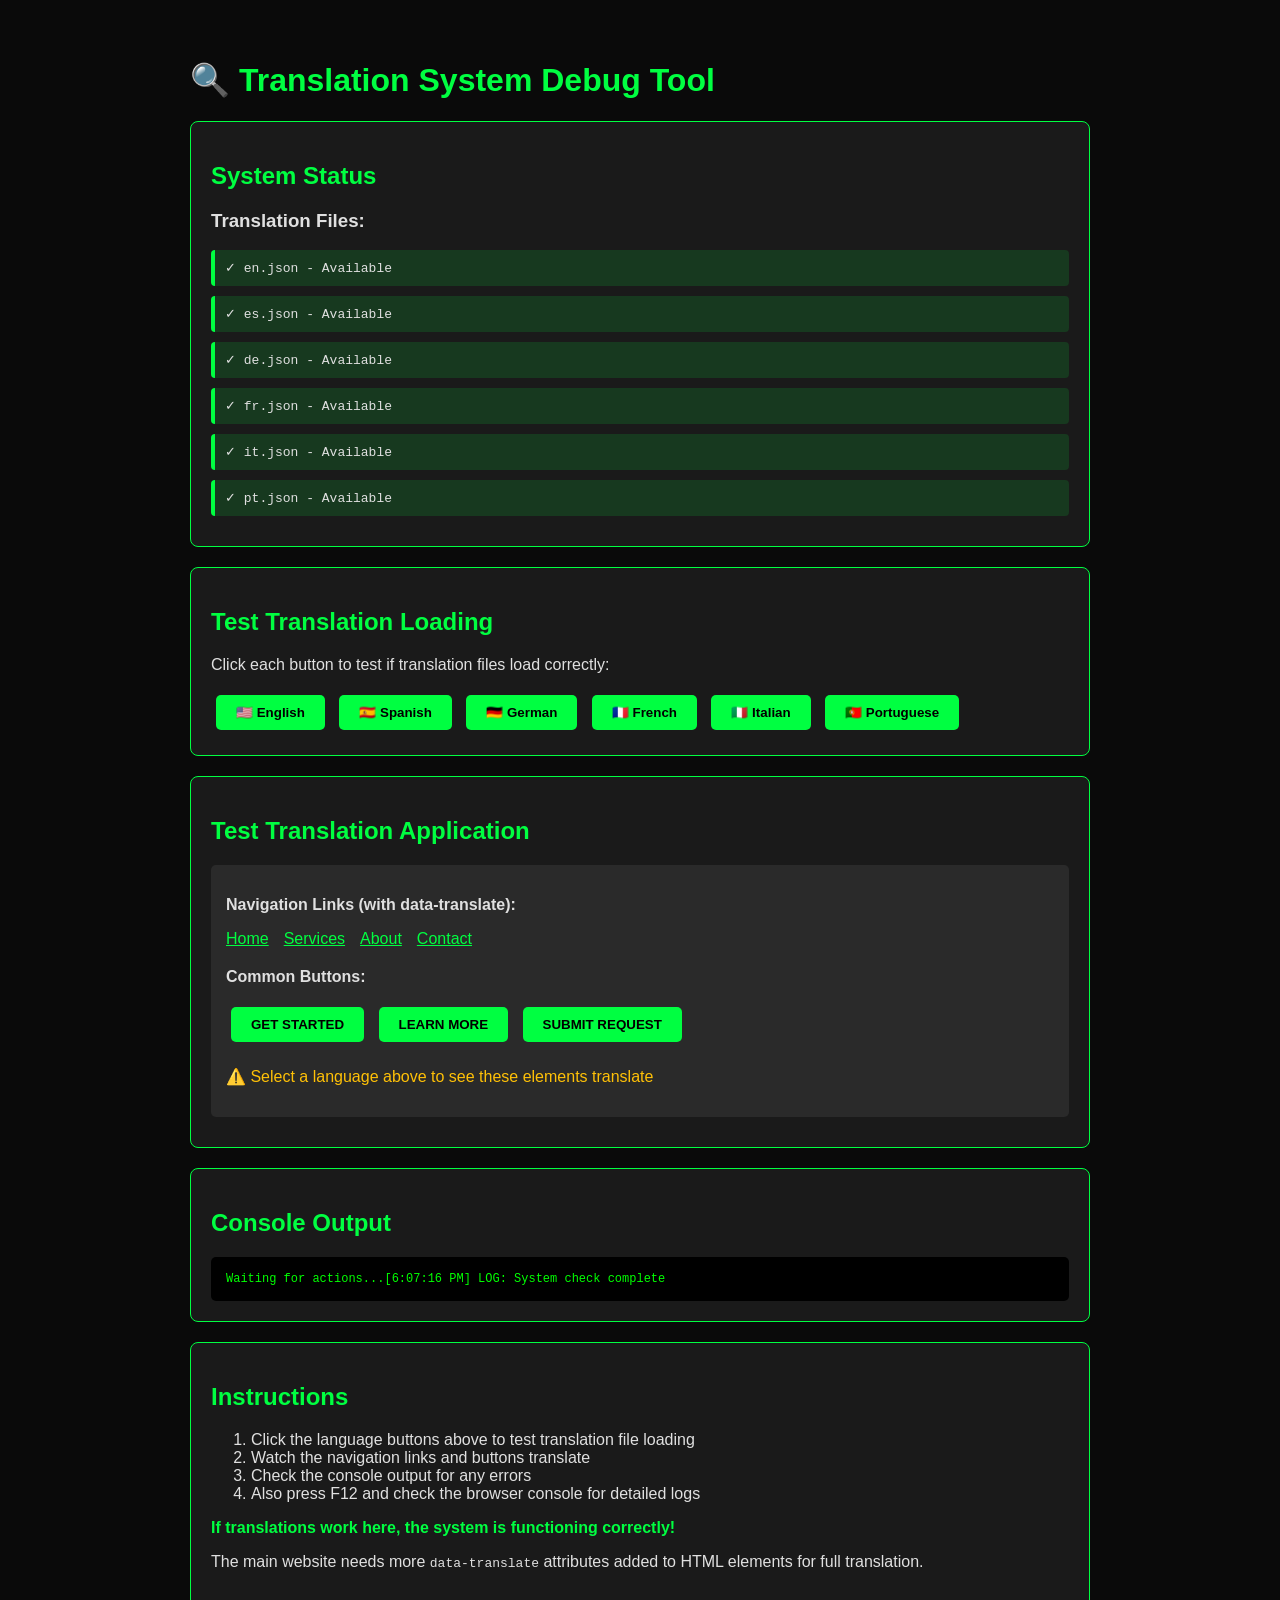
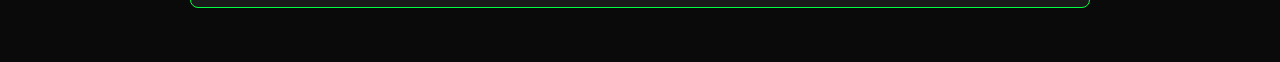
<file: debug-translation.html>
<!DOCTYPE html>
<html lang="en">
<head>
    <meta charset="UTF-8">
    <meta name="viewport" content="width=device-width, initial-scale=1.0">
    <title>Translation System Debug</title>
    <style>
        body {
            font-family: Arial, sans-serif;
            max-width: 900px;
            margin: 20px auto;
            padding: 20px;
            background: #0a0a0a;
            color: #e0e0e0;
        }
        .section {
            background: #1a1a1a;
            padding: 20px;
            margin: 20px 0;
            border-radius: 8px;
            border: 1px solid #00ff41;
        }
        h1, h2 {
            color: #00ff41;
        }
        .status {
            padding: 10px;
            margin: 10px 0;
            border-radius: 4px;
            font-family: monospace;
        }
        .success { background: #00ff4122; border-left: 4px solid #00ff41; }
        .error { background: #ff073a22; border-left: 4px solid #ff073a; }
        .info { background: #00d4ff22; border-left: 4px solid #00d4ff; }
        button {
            background: #00ff41;
            color: #000;
            border: none;
            padding: 10px 20px;
            margin: 5px;
            border-radius: 5px;
            cursor: pointer;
            font-weight: bold;
        }
        button:hover { background: #00d43b; }
        #console-output {
            background: #000;
            color: #0f0;
            padding: 15px;
            border-radius: 5px;
            font-family: 'Courier New', monospace;
            font-size: 12px;
            max-height: 400px;
            overflow-y: auto;
            white-space: pre-wrap;
        }
        .test-content {
            padding: 15px;
            background: #2a2a2a;
            margin: 10px 0;
            border-radius: 5px;
        }
    </style>
</head>
<body>
    <h1>🔍 Translation System Debug Tool</h1>
    
    <div class="section">
        <h2>System Status</h2>
        <div id="system-status">
            <div class="status info">Checking system...</div>
        </div>
    </div>

    <div class="section">
        <h2>Test Translation Loading</h2>
        <p>Click each button to test if translation files load correctly:</p>
        <button onclick="testLanguage('en')">🇺🇸 English</button>
        <button onclick="testLanguage('es')">🇪🇸 Spanish</button>
        <button onclick="testLanguage('de')">🇩🇪 German</button>
        <button onclick="testLanguage('fr')">🇫🇷 French</button>
        <button onclick="testLanguage('it')">🇮🇹 Italian</button>
        <button onclick="testLanguage('pt')">🇵🇹 Portuguese</button>
        <div id="load-results"></div>
    </div>

    <div class="section">
        <h2>Test Translation Application</h2>
        <div class="test-content">
            <p><strong>Navigation Links (with data-translate):</strong></p>
            <nav style="display: flex; gap: 15px; margin: 10px 0;">
                <a href="#" data-translate="nav.home" style="color: #00ff41;">Home</a>
                <a href="#" data-translate="nav.services" style="color: #00ff41;">Services</a>
                <a href="#" data-translate="nav.about" style="color: #00ff41;">About</a>
                <a href="#" data-translate="nav.contact" style="color: #00ff41;">Contact</a>
            </nav>
            
            <p style="margin-top: 20px;"><strong>Common Buttons:</strong></p>
            <button>GET STARTED</button>
            <button>LEARN MORE</button>
            <button>SUBMIT REQUEST</button>
            
            <p style="margin-top: 20px; color: #ffc107;">
                ⚠️ Select a language above to see these elements translate
            </p>
        </div>
    </div>

    <div class="section">
        <h2>Console Output</h2>
        <div id="console-output">Waiting for actions...</div>
    </div>

    <div class="section">
        <h2>Instructions</h2>
        <ol>
            <li>Click the language buttons above to test translation file loading</li>
            <li>Watch the navigation links and buttons translate</li>
            <li>Check the console output for any errors</li>
            <li>Also press F12 and check the browser console for detailed logs</li>
        </ol>
        <p><strong style="color: #00ff41;">If translations work here, the system is functioning correctly!</strong></p>
        <p>The main website needs more <code>data-translate</code> attributes added to HTML elements for full translation.</p>
    </div>

    <script>
        // Intercept console logs
        const consoleOutput = document.getElementById('console-output');
        const originalLog = console.log;
        const originalError = console.error;
        
        function addToConsole(type, ...args) {
            const timestamp = new Date().toLocaleTimeString();
            const message = args.map(arg => 
                typeof arg === 'object' ? JSON.stringify(arg, null, 2) : String(arg)
            ).join(' ');
            consoleOutput.textContent += `[${timestamp}] ${type}: ${message}\n`;
            consoleOutput.scrollTop = consoleOutput.scrollHeight;
        }
        
        console.log = function(...args) {
            originalLog.apply(console, args);
            addToConsole('LOG', ...args);
        };
        
        console.error = function(...args) {
            originalError.apply(console, args);
            addToConsole('ERROR', ...args);
        };

        // Mini translation engine for testing
        const translations = {};
        
        async function testLanguage(langCode) {
            const resultsDiv = document.getElementById('load-results');
            resultsDiv.innerHTML = `<div class="status info">Loading ${langCode}...</div>`;
            
            try {
                // Try absolute path first
                let response = await fetch(`/translations/${langCode}.json`);
                
                if (!response.ok) {
                    console.log(`Trying relative path for ${langCode}`);
                    response = await fetch(`translations/${langCode}.json`);
                }
                
                if (response.ok) {
                    translations[langCode] = await response.json();
                    console.log(`✓ Successfully loaded ${langCode} translations`);
                    resultsDiv.innerHTML = `<div class="status success">✓ ${langCode}.json loaded successfully!</div>`;
                    
                    // Apply translations
                    applyTranslations(translations[langCode]);
                } else {
                    throw new Error(`HTTP ${response.status}: ${response.statusText}`);
                }
            } catch (error) {
                console.error(`✗ Failed to load ${langCode}:`, error.message);
                resultsDiv.innerHTML = `<div class="status error">✗ Failed to load ${langCode}: ${error.message}</div>`;
            }
        }
        
        function applyTranslations(trans) {
            console.log('Applying translations...');
            
            // Translate elements with data-translate attribute
            const elements = document.querySelectorAll('[data-translate]');
            console.log(`Found ${elements.length} elements with data-translate`);
            
            elements.forEach(el => {
                const key = el.getAttribute('data-translate');
                const keys = key.split('.');
                let value = trans;
                
                for (const k of keys) {
                    value = value ? value[k] : undefined;
                }
                
                if (value) {
                    el.textContent = value;
                    console.log(`Translated ${key} to: ${value}`);
                }
            });
            
            // Auto-translate common buttons
            const buttons = document.querySelectorAll('button');
            buttons.forEach(btn => {
                const text = btn.textContent.trim().toUpperCase();
                if (text === 'GET STARTED' && trans.hero?.getStarted) {
                    btn.textContent = trans.hero.getStarted;
                } else if (text === 'LEARN MORE' && trans.hero?.learnMore) {
                    btn.textContent = trans.hero.learnMore;
                } else if (text === 'SUBMIT REQUEST' && trans.contact?.submit) {
                    btn.textContent = trans.contact.submit;
                }
            });
            
            console.log('Translations applied!');
        }
        
        // Check system status
        window.addEventListener('load', async () => {
            const statusDiv = document.getElementById('system-status');
            let html = '';
            
            // Check if translation files exist
            const languages = ['en', 'es', 'de', 'fr', 'it', 'pt'];
            html += '<h3>Translation Files:</h3>';
            
            for (const lang of languages) {
                try {
                    let response = await fetch(`/translations/${lang}.json`);
                    if (!response.ok) {
                        response = await fetch(`translations/${lang}.json`);
                    }
                    
                    if (response.ok) {
                        html += `<div class="status success">✓ ${lang}.json - Available</div>`;
                    } else {
                        html += `<div class="status error">✗ ${lang}.json - Not found (HTTP ${response.status})</div>`;
                    }
                } catch (error) {
                    html += `<div class="status error">✗ ${lang}.json - Error: ${error.message}</div>`;
                }
            }
            
            statusDiv.innerHTML = html;
            console.log('System check complete');
        });
    </script>
</body>
</html>
</file>
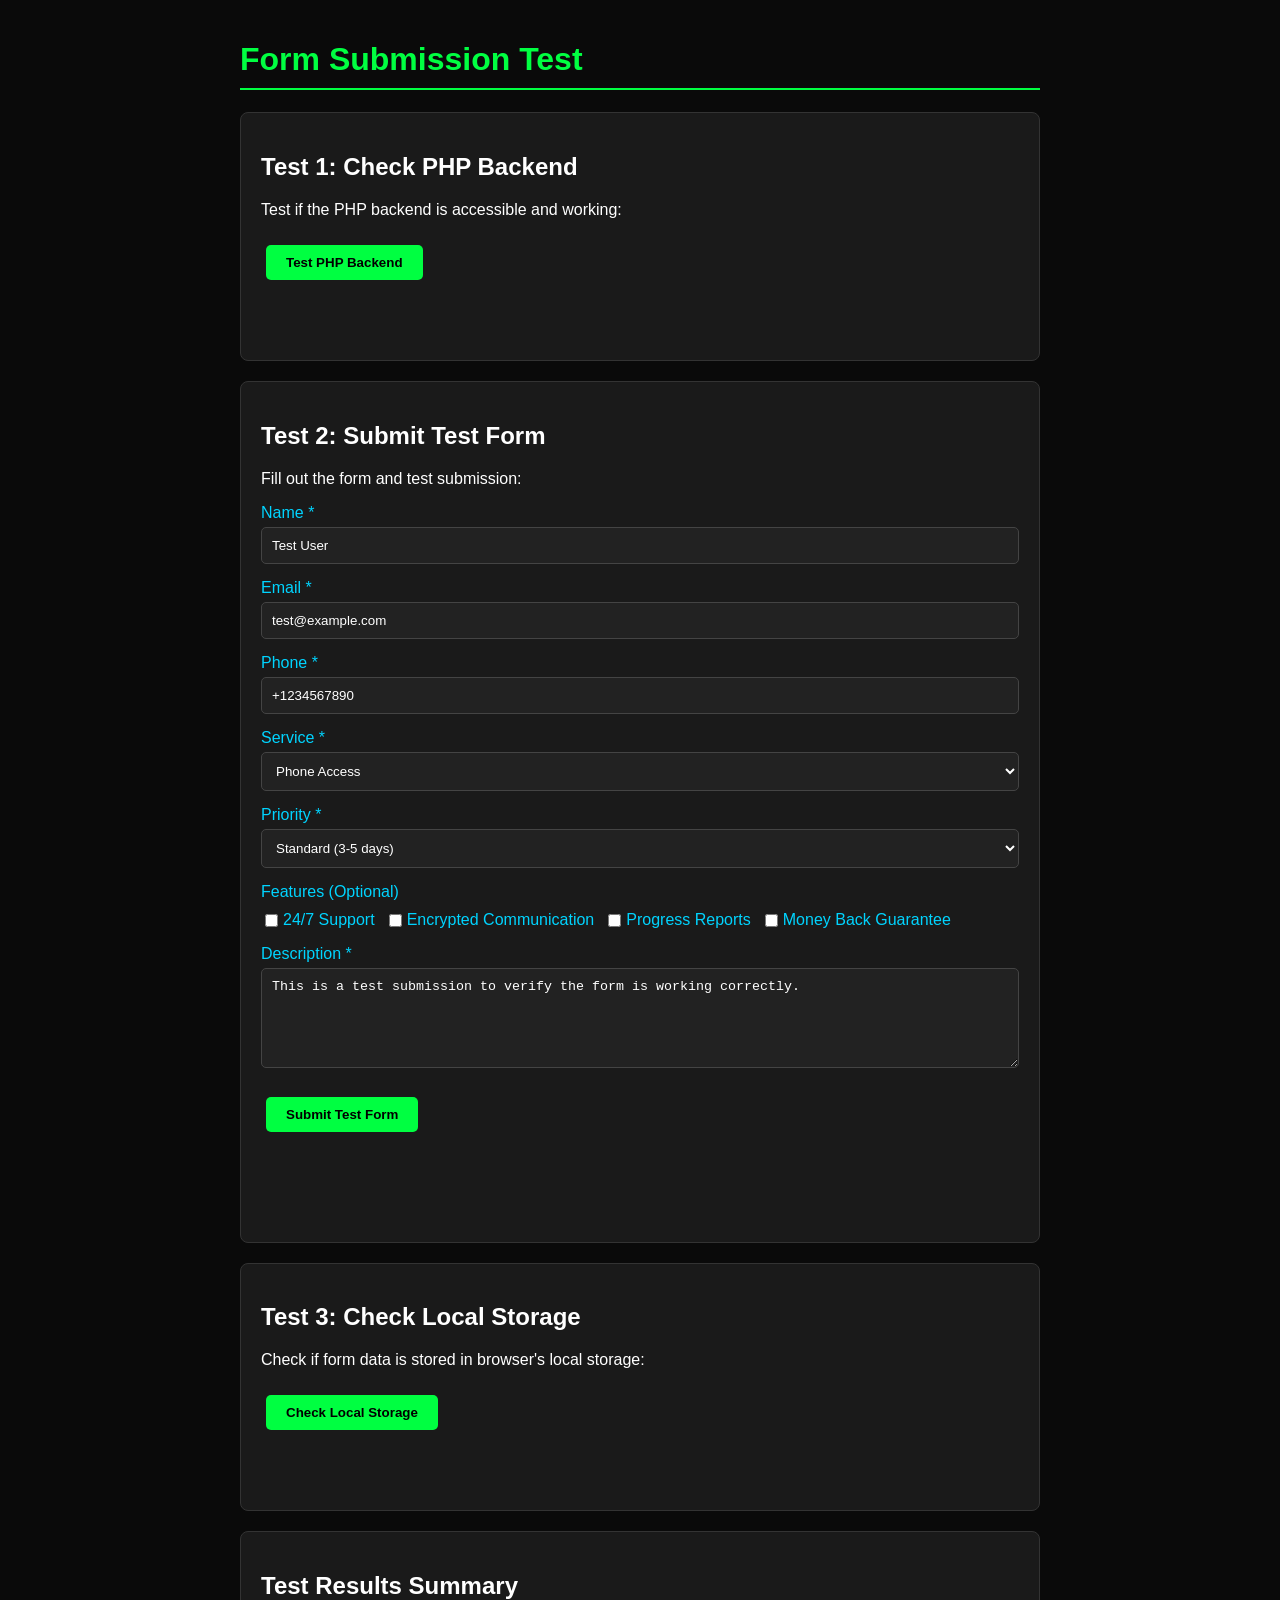
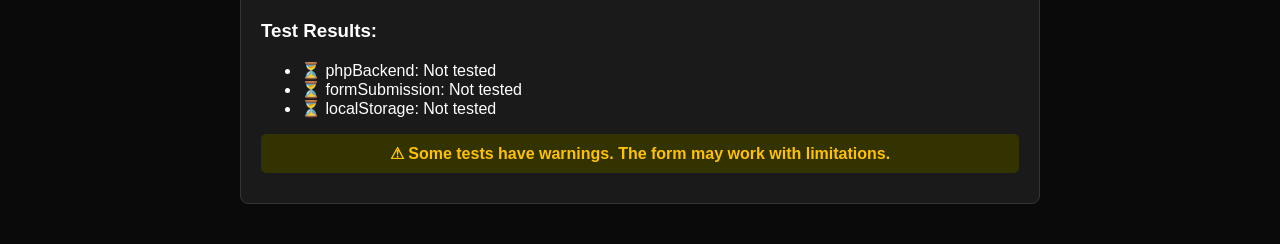
<file: test-form-submission.html>
<!DOCTYPE html>
<html lang="en">
<head>
    <meta charset="UTF-8">
    <meta name="viewport" content="width=device-width, initial-scale=1.0">
    <title>Test Form Submission - Private Hackers</title>
    <style>
        body {
            font-family: Arial, sans-serif;
            background: #0a0a0a;
            color: #fff;
            padding: 20px;
            max-width: 800px;
            margin: 0 auto;
        }
        h1 {
            color: #00ff41;
            border-bottom: 2px solid #00ff41;
            padding-bottom: 10px;
        }
        .test-section {
            background: #1a1a1a;
            padding: 20px;
            margin: 20px 0;
            border-radius: 8px;
            border: 1px solid #333;
        }
        .test-result {
            padding: 15px;
            margin: 10px 0;
            border-radius: 5px;
            font-family: monospace;
            white-space: pre-wrap;
            overflow-x: auto;
        }
        .success {
            background: #003300;
            border: 1px solid #00ff41;
            color: #00ff41;
        }
        .error {
            background: #330000;
            border: 1px solid #ff073a;
            color: #ff073a;
        }
        .warning {
            background: #333300;
            border: 1px solid #ffc107;
            color: #ffc107;
        }
        button {
            background: #00ff41;
            color: #000;
            border: none;
            padding: 10px 20px;
            border-radius: 5px;
            cursor: pointer;
            font-weight: bold;
            margin: 10px 5px;
        }
        button:hover {
            background: #00cc33;
        }
        button:disabled {
            background: #666;
            cursor: not-allowed;
        }
        .form-group {
            margin: 15px 0;
        }
        label {
            display: block;
            margin-bottom: 5px;
            color: #00d4ff;
        }
        input, select, textarea {
            width: 100%;
            padding: 10px;
            background: #222;
            border: 1px solid #444;
            color: #fff;
            border-radius: 5px;
            box-sizing: border-box;
        }
        textarea {
            height: 100px;
            resize: vertical;
        }
        .checkbox-group {
            display: flex;
            flex-wrap: wrap;
            gap: 10px;
            margin: 10px 0;
        }
        .checkbox-group label {
            display: flex;
            align-items: center;
            margin: 0;
        }
        .checkbox-group input {
            width: auto;
            margin-right: 5px;
        }
        .status {
            padding: 10px;
            margin: 10px 0;
            border-radius: 5px;
            text-align: center;
            font-weight: bold;
        }
        .status-success {
            background: #003300;
            color: #00ff41;
        }
        .status-error {
            background: #330000;
            color: #ff073a;
        }
        .status-warning {
            background: #333300;
            color: #ffc107;
        }
    </style>
</head>
<body>
    <h1>Form Submission Test</h1>
    
    <div class="test-section">
        <h2>Test 1: Check PHP Backend</h2>
        <p>Test if the PHP backend is accessible and working:</p>
        <button id="test-php-btn">Test PHP Backend</button>
        <div id="php-result" class="test-result"></div>
    </div>
    
    <div class="test-section">
        <h2>Test 2: Submit Test Form</h2>
        <p>Fill out the form and test submission:</p>
        
        <form id="test-form">
            <div class="form-group">
                <label for="name">Name *</label>
                <input type="text" id="name" name="name" value="Test User" required>
            </div>
            
            <div class="form-group">
                <label for="email">Email *</label>
                <input type="email" id="email" name="email" value="test@example.com" required>
            </div>
            
            <div class="form-group">
                <label for="phone">Phone *</label>
                <input type="tel" id="phone" name="phone" value="+1234567890" required>
            </div>
            
            <div class="form-group">
                <label for="service">Service *</label>
                <select id="service" name="service" required>
                    <option value="Phone Access">Phone Access</option>
                    <option value="Bitcoin Recovery">Bitcoin Recovery</option>
                    <option value="Social Media">Social Media</option>
                    <option value="Website Security">Website Security</option>
                </select>
            </div>
            
            <div class="form-group">
                <label for="priority">Priority *</label>
                <select id="priority" name="priority" required>
                    <option value="Standard">Standard (3-5 days)</option>
                    <option value="Urgent">Urgent (24-48 hours)</option>
                    <option value="Emergency">Emergency (Same day)</option>
                </select>
            </div>
            
            <div class="form-group">
                <label>Features (Optional)</label>
                <div class="checkbox-group">
                    <label><input type="checkbox" name="features[]" value="24/7 Support"> 24/7 Support</label>
                    <label><input type="checkbox" name="features[]" value="Encrypted Communication"> Encrypted Communication</label>
                    <label><input type="checkbox" name="features[]" value="Progress Reports"> Progress Reports</label>
                    <label><input type="checkbox" name="features[]" value="Money Back Guarantee"> Money Back Guarantee</label>
                </div>
            </div>
            
            <div class="form-group">
                <label for="description">Description *</label>
                <textarea id="description" name="description" required>This is a test submission to verify the form is working correctly.</textarea>
            </div>
            
            <button type="submit" id="submit-btn">Submit Test Form</button>
        </form>
        
        <div id="form-result" class="test-result"></div>
        <div id="form-status" class="status"></div>
    </div>
    
    <div class="test-section">
        <h2>Test 3: Check Local Storage</h2>
        <p>Check if form data is stored in browser's local storage:</p>
        <button id="check-storage-btn">Check Local Storage</button>
        <div id="storage-result" class="test-result"></div>
    </div>
    
    <div class="test-section">
        <h2>Test Results Summary</h2>
        <div id="summary"></div>
    </div>

    <script>
        document.addEventListener('DOMContentLoaded', function() {
            const testPhpBtn = document.getElementById('test-php-btn');
            const phpResult = document.getElementById('php-result');
            const testForm = document.getElementById('test-form');
            const formResult = document.getElementById('form-result');
            const formStatus = document.getElementById('form-status');
            const submitBtn = document.getElementById('submit-btn');
            const checkStorageBtn = document.getElementById('check-storage-btn');
            const storageResult = document.getElementById('storage-result');
            const summary = document.getElementById('summary');
            
            let testResults = {
                phpBackend: null,
                formSubmission: null,
                localStorage: null
            };
            
            // Test 1: Check PHP Backend
            testPhpBtn.addEventListener('click', async function() {
                testPhpBtn.disabled = true;
                testPhpBtn.textContent = 'Testing...';
                phpResult.textContent = 'Testing PHP backend...';
                phpResult.className = 'test-result warning';
                
                try {
                    // Try to access submit-form.php
                    const response = await fetch('submit-form.php', {
                        method: 'POST',
                        headers: {
                            'Content-Type': 'application/json',
                        },
                        body: JSON.stringify({ test: true })
                    });
                    
                    const text = await response.text();
                    
                    if (response.ok) {
                        phpResult.textContent = `✅ PHP Backend is accessible\nStatus: ${response.status}\nResponse: ${text.substring(0, 200)}...`;
                        phpResult.className = 'test-result success';
                        testResults.phpBackend = 'success';
                    } else {
                        phpResult.textContent = `❌ PHP Backend error\nStatus: ${response.status}\nResponse: ${text}`;
                        phpResult.className = 'test-result error';
                        testResults.phpBackend = 'error';
                    }
                } catch (error) {
                    phpResult.textContent = `❌ PHP Backend not accessible\nError: ${error.message}\n\nThis is expected if PHP files are not uploaded to the server yet.`;
                    phpResult.className = 'test-result error';
                    testResults.phpBackend = 'error';
                } finally {
                    testPhpBtn.disabled = false;
                    testPhpBtn.textContent = 'Test PHP Backend';
                    updateSummary();
                }
            });
            
            // Test 2: Submit Test Form
            testForm.addEventListener('submit', async function(e) {
                e.preventDefault();
                
                submitBtn.disabled = true;
                submitBtn.textContent = 'Submitting...';
                formStatus.textContent = '';
                formStatus.className = '';
                formResult.textContent = 'Submitting form...';
                formResult.className = 'test-result warning';
                
                // Prepare form data
                const formData = new FormData(testForm);
                const data = {
                    name: formData.get('name'),
                    email: formData.get('email'),
                    phone: formData.get('phone'),
                    service: formData.get('service'),
                    priority: formData.get('priority'),
                    description: formData.get('description'),
                    features: []
                };
                
                // Get selected features
                document.querySelectorAll('input[name="features[]"]:checked').forEach(checkbox => {
                    data.features.push(checkbox.value);
                });
                
                try {
                    // Submit to the same endpoint as the main form
                    const apiUrl = 'submit-form.php';
                    
                    const response = await fetch(apiUrl, {
                        method: 'POST',
                        headers: {
                            'Content-Type': 'application/json',
                        },
                        body: JSON.stringify(data)
                    });
                    
                    const text = await response.text();
                    
                    formResult.textContent = `Response Status: ${response.status}\nResponse:\n${text}`;
                    
                    if (response.ok) {
                        try {
                            const result = JSON.parse(text);
                            if (result.success) {
                                formStatus.textContent = `✅ Form submitted successfully! Ticket ID: ${result.ticketId}`;
                                formStatus.className = 'status status-success';
                                formResult.className = 'test-result success';
                                testResults.formSubmission = 'success';
                            } else {
                                formStatus.textContent = `❌ Form submission failed: ${result.error || 'Unknown error'}`;
                                formStatus.className = 'status status-error';
                                formResult.className = 'test-result error';
                                testResults.formSubmission = 'error';
                            }
                        } catch (jsonError) {
                            // Not JSON response
                            if (text.includes('Forbidden') || text.includes('403')) {
                                formStatus.textContent = '⚠ Form submitted locally (403 Forbidden - PHP backend not accessible)';
                                formStatus.className = 'status status-warning';
                                formResult.className = 'test-result warning';
                                testResults.formSubmission = 'warning';
                            } else {
                                formStatus.textContent = '⚠ Non-JSON response received';
                                formStatus.className = 'status status-warning';
                                formResult.className = 'test-result warning';
                                testResults.formSubmission = 'warning';
                            }
                        }
                    } else {
                        formStatus.textContent = `❌ HTTP Error: ${response.status}`;
                        formStatus.className = 'status status-error';
                        formResult.className = 'test-result error';
                        testResults.formSubmission = 'error';
                    }
                } catch (error) {
                    formResult.textContent = `❌ Network error: ${error.message}`;
                    formResult.className = 'test-result error';
                    formStatus.textContent = '⚠ Form submitted locally (Network error)';
                    formStatus.className = 'status status-warning';
                    testResults.formSubmission = 'warning';
                } finally {
                    submitBtn.disabled = false;
                    submitBtn.textContent = 'Submit Test Form';
                    updateSummary();
                }
            });
            
            // Test 3: Check Local Storage
            checkStorageBtn.addEventListener('click', function() {
                const lastTicketId = localStorage.getItem('lastTicketId');
                const lastSubmission = localStorage.getItem('lastSubmission');
                
                if (lastTicketId && lastSubmission) {
                    try {
                        const submission = JSON.parse(lastSubmission);
                        storageResult.textContent = `✅ Local storage contains data:\n\nTicket ID: ${lastTicketId}\n\nLast Submission:\n${JSON.stringify(submission, null, 2)}`;
                        storageResult.className = 'test-result success';
                        testResults.localStorage = 'success';
                    } catch (e) {
                        storageResult.textContent = `❌ Error parsing local storage data: ${e.message}`;
                        storageResult.className = 'test-result error';
                        testResults.localStorage = 'error';
                    }
                } else {
                    storageResult.textContent = '⚠ No data found in local storage. Submit a form first to store data.';
                    storageResult.className = 'test-result warning';
                    testResults.localStorage = 'warning';
                }
                
                updateSummary();
            });
            
            // Update summary
            function updateSummary() {
                let html = '<h3>Test Results:</h3><ul>';
                
                for (const [test, result] of Object.entries(testResults)) {
                    if (result === 'success') {
                        html += `<li>✅ ${test}: PASS</li>`;
                    } else if (result === 'error') {
                        html += `<li>❌ ${test}: FAIL</li>`;
                    } else if (result === 'warning') {
                        html += `<li>⚠ ${test}: WARNING</li>`;
                    } else {
                        html += `<li>⏳ ${test}: Not tested</li>`;
                    }
                }
                
                html += '</ul>';
                
                // Overall status
                const allSuccess = Object.values(testResults).every(r => r === 'success');
                const anyError = Object.values(testResults).some(r => r === 'error');
                
                if (allSuccess) {
                    html += '<div class="status status-success">✅ All tests passed! The form system is working correctly.</div>';
                } else if (anyError) {
                    html += '<div class="status status-error">❌ Some tests failed. Check the individual test results above.</div>';
                } else {
                    html += '<div class="status status-warning">⚠ Some tests have warnings. The form may work with limitations.</div>';
                }
                
                summary.innerHTML = html;
            }
            
            // Initial summary
            updateSummary();
        });
    </script>
</body>
</html>
</file>
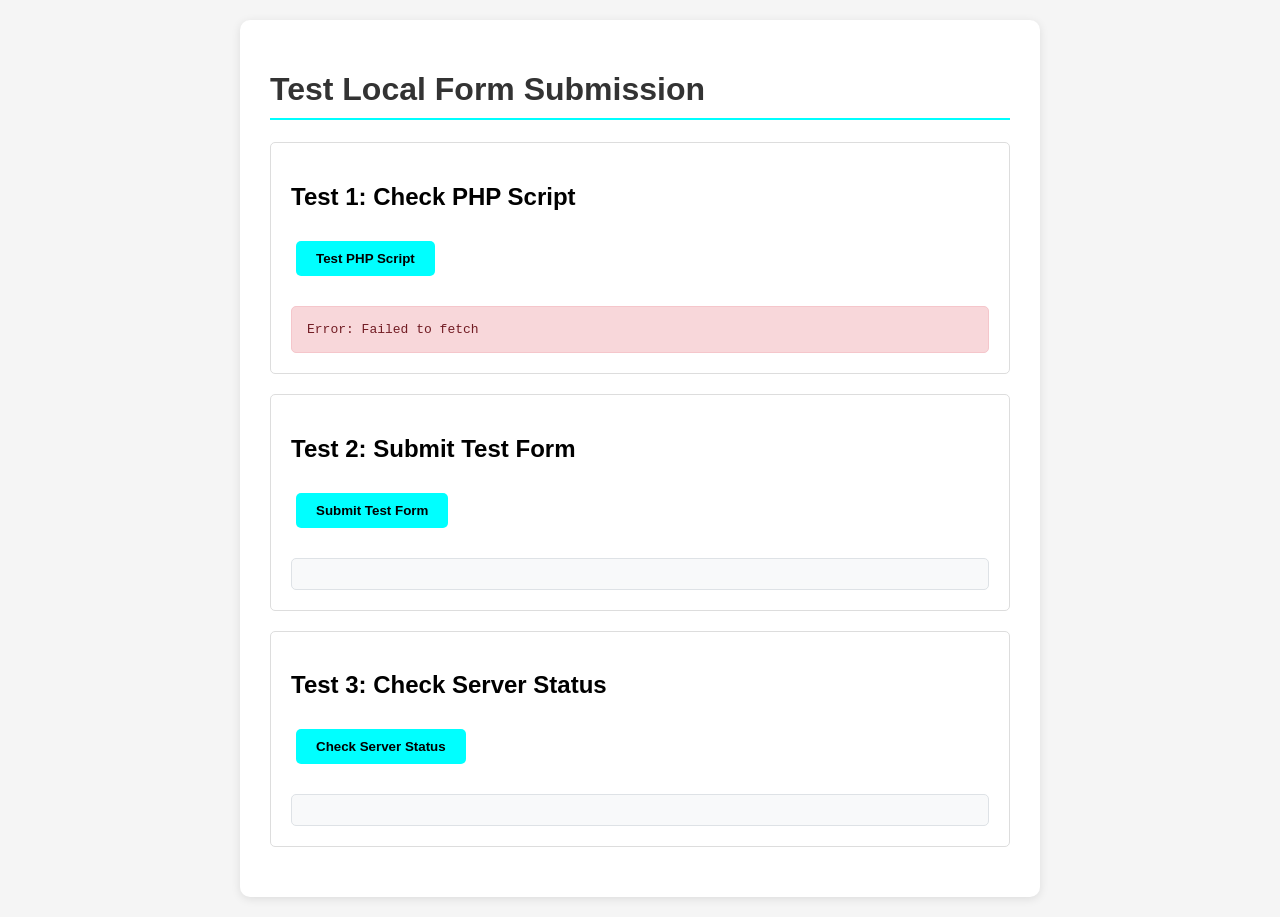
<file: test-local-submission.html>
<!DOCTYPE html>
<html lang="en">
<head>
    <meta charset="UTF-8">
    <meta name="viewport" content="width=device-width, initial-scale=1.0">
    <title>Test Local Form Submission</title>
    <style>
        body {
            font-family: Arial, sans-serif;
            max-width: 800px;
            margin: 0 auto;
            padding: 20px;
            background: #f5f5f5;
        }
        .container {
            background: white;
            padding: 30px;
            border-radius: 10px;
            box-shadow: 0 2px 10px rgba(0,0,0,0.1);
        }
        h1 {
            color: #333;
            border-bottom: 2px solid #0ff;
            padding-bottom: 10px;
        }
        .test-section {
            margin: 20px 0;
            padding: 20px;
            border: 1px solid #ddd;
            border-radius: 5px;
        }
        button {
            background: #0ff;
            color: #000;
            border: none;
            padding: 10px 20px;
            border-radius: 5px;
            cursor: pointer;
            font-weight: bold;
            margin: 10px 5px;
        }
        button:hover {
            background: #00cccc;
        }
        .result {
            margin-top: 20px;
            padding: 15px;
            border-radius: 5px;
            background: #f8f9fa;
            border: 1px solid #dee2e6;
            white-space: pre-wrap;
            font-family: monospace;
            max-height: 400px;
            overflow-y: auto;
        }
        .success {
            color: #155724;
            background-color: #d4edda;
            border-color: #c3e6cb;
        }
        .error {
            color: #721c24;
            background-color: #f8d7da;
            border-color: #f5c6cb;
        }
        .info {
            color: #0c5460;
            background-color: #d1ecf1;
            border-color: #bee5eb;
        }
    </style>
</head>
<body>
    <div class="container">
        <h1>Test Local Form Submission</h1>
        
        <div class="test-section">
            <h2>Test 1: Check PHP Script</h2>
            <button onclick="testPHPScript()">Test PHP Script</button>
            <div id="phpResult" class="result"></div>
        </div>
        
        <div class="test-section">
            <h2>Test 2: Submit Test Form</h2>
            <button onclick="submitTestForm()">Submit Test Form</button>
            <div id="formResult" class="result"></div>
        </div>
        
        <div class="test-section">
            <h2>Test 3: Check Server Status</h2>
            <button onclick="checkServerStatus()">Check Server Status</button>
            <div id="serverResult" class="result"></div>
        </div>
    </div>

    <script>
        function displayResult(elementId, data, isError = false) {
            const element = document.getElementById(elementId);
            element.textContent = typeof data === 'string' ? data : JSON.stringify(data, null, 2);
            element.className = 'result ' + (isError ? 'error' : 'success');
        }

        function displayInfo(elementId, data) {
            const element = document.getElementById(elementId);
            element.textContent = typeof data === 'string' ? data : JSON.stringify(data, null, 2);
            element.className = 'result info';
        }

        async function testPHPScript() {
            displayInfo('phpResult', 'Testing PHP script...');
            
            try {
                const response = await fetch('http://localhost:8000/test-php-script.php');
                const text = await response.text();
                
                // Try to parse as JSON
                try {
                    const data = JSON.parse(text);
                    displayResult('phpResult', data);
                } catch (parseError) {
                    // If not JSON, show the raw response
                    displayResult('phpResult', {
                        status: response.status,
                        statusText: response.statusText,
                        contentType: response.headers.get('content-type'),
                        rawResponse: text.substring(0, 200) + (text.length > 200 ? '...' : ''),
                        note: 'Note: Local test server simulates PHP but does not execute actual PHP files. For real PHP execution, use a PHP server like Apache.'
                    }, true);
                }
            } catch (error) {
                displayResult('phpResult', `Error: ${error.message}`, true);
            }
        }

        async function submitTestForm() {
            displayInfo('formResult', 'Submitting test form...');
            
            const formData = {
                name: "Test User",
                email: "test@example.com",
                phone: "+1234567890",
                service: "Phone Access",
                priority: "High",
                description: "This is a test submission from the local test page.",
                features: ["Feature 1", "Feature 2", "Feature 3"]
            };

            try {
                const response = await fetch('http://localhost:8000/submit-form.php', {
                    method: 'POST',
                    headers: {
                        'Content-Type': 'application/json',
                    },
                    body: JSON.stringify(formData)
                });
                
                const text = await response.text();
                let data;
                try {
                    data = JSON.parse(text);
                } catch (e) {
                    data = { rawResponse: text, parseError: e.message };
                }
                
                displayResult('formResult', {
                    status: response.status,
                    statusText: response.statusText,
                    data: data
                }, response.status >= 400);
            } catch (error) {
                displayResult('formResult', `Network Error: ${error.message}`, true);
            }
        }

        async function checkServerStatus() {
            displayInfo('serverResult', 'Checking server status...');
            
            try {
                const response = await fetch('http://localhost:8000/');
                const status = {
                    url: 'http://localhost:8000/',
                    status: response.status,
                    statusText: response.statusText,
                    headers: Object.fromEntries([...response.headers.entries()])
                };
                displayResult('serverResult', status);
            } catch (error) {
                displayResult('serverResult', `Server Error: ${error.message}`, true);
            }
        }

        // Auto-run PHP test on page load
        window.addEventListener('load', () => {
            setTimeout(testPHPScript, 1000);
        });
    </script>
</body>
</html>
</file>
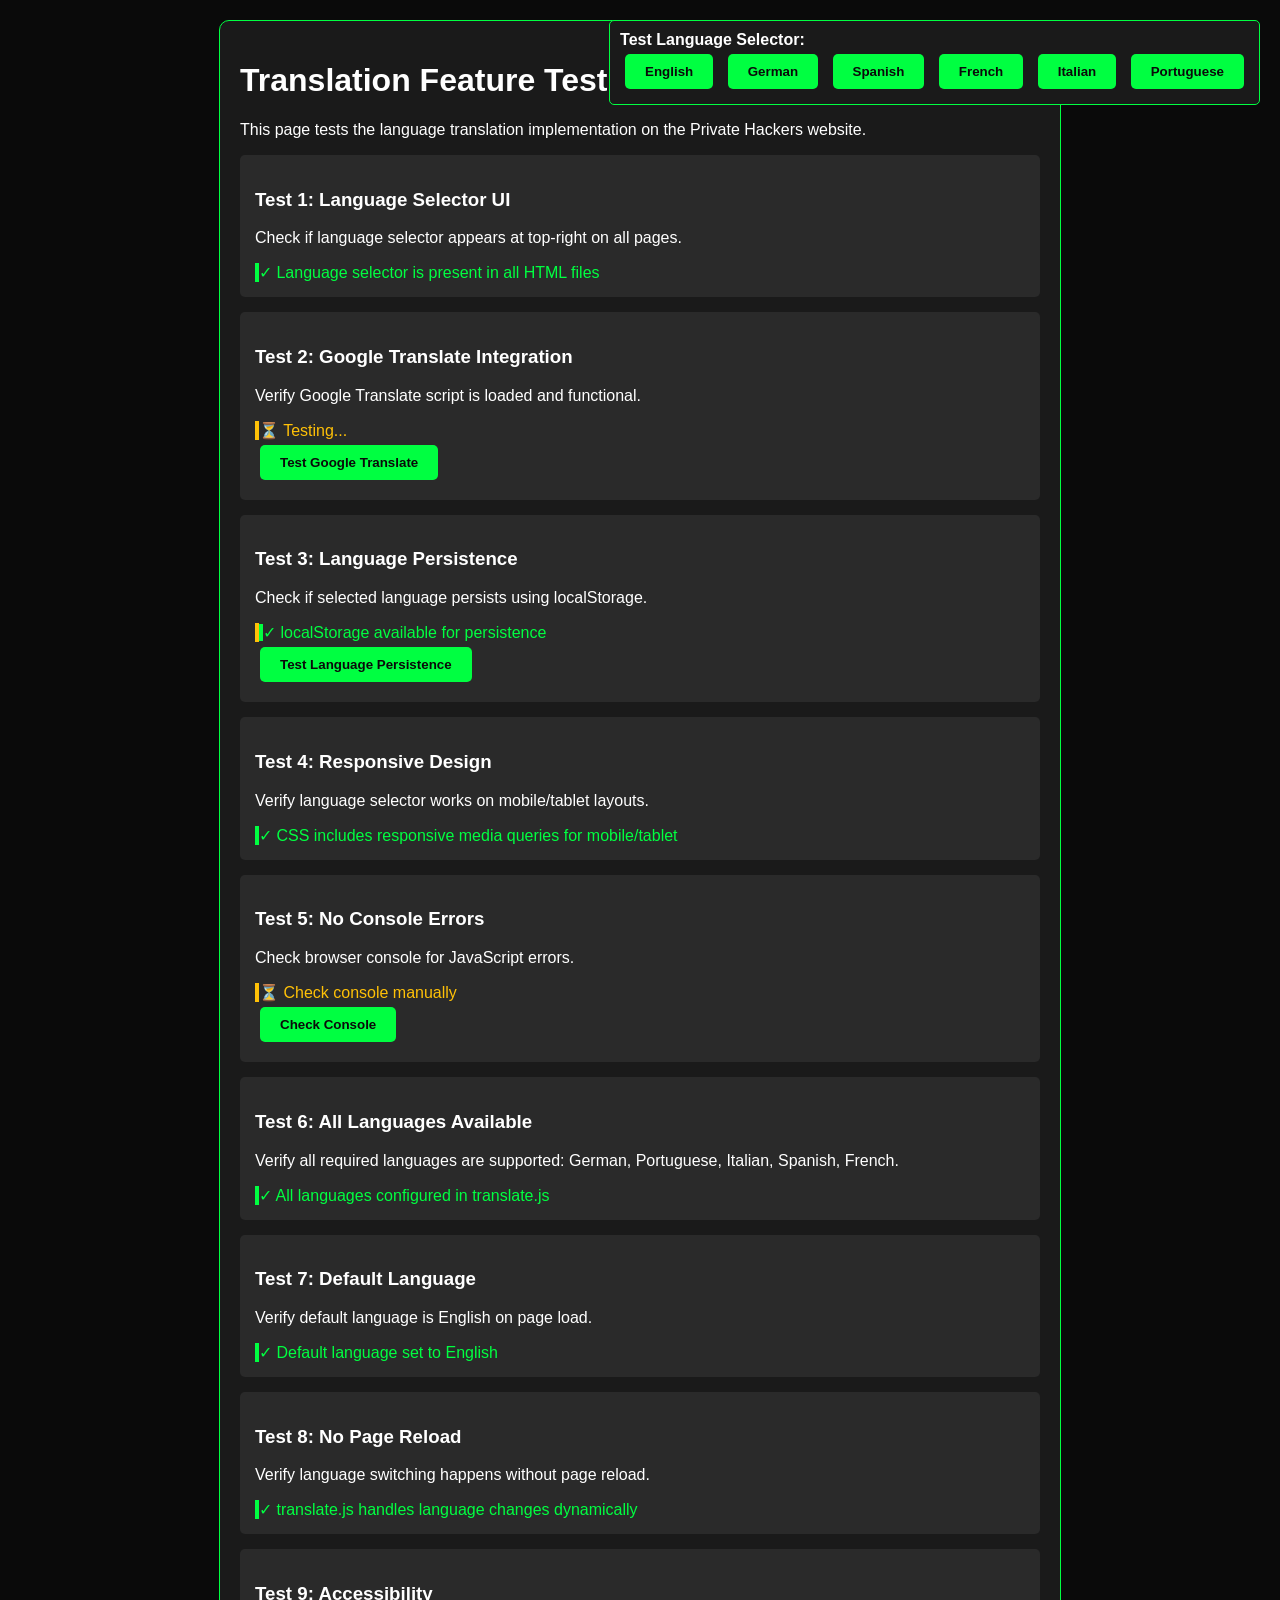
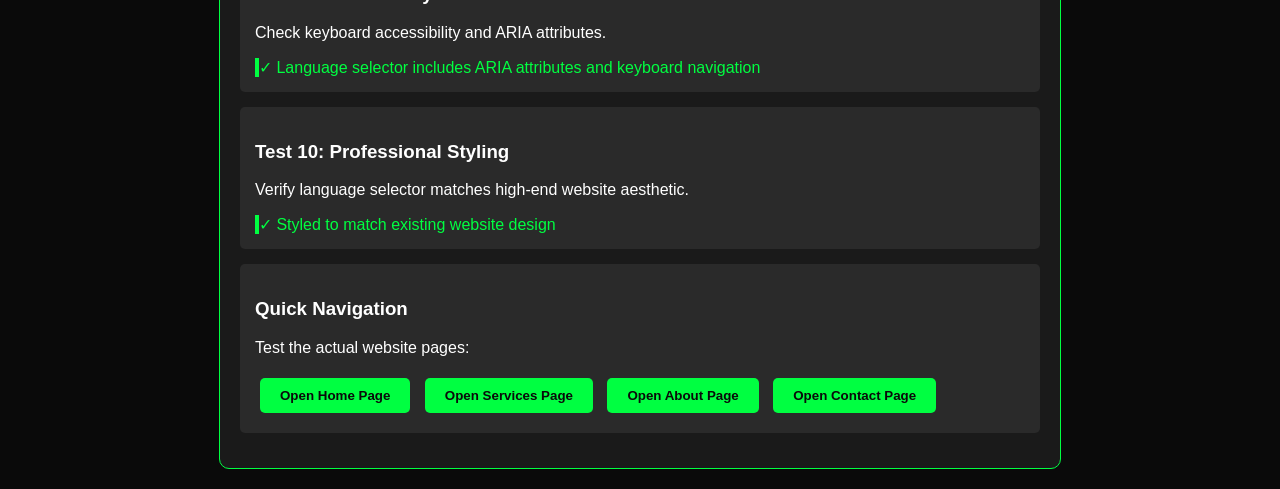
<file: test-translation.html>
<!DOCTYPE html>
<html lang="en">
<head>
    <meta charset="UTF-8">
    <meta name="viewport" content="width=device-width, initial-scale=1.0">
    <title>Translation Test - Private Hackers</title>
    <style>
        body {
            font-family: Arial, sans-serif;
            margin: 20px;
            background: #0a0a0a;
            color: #fff;
        }
        .test-container {
            max-width: 800px;
            margin: 0 auto;
            padding: 20px;
            background: #1a1a1a;
            border-radius: 10px;
            border: 1px solid #00ff41;
        }
        .test-item {
            margin: 15px 0;
            padding: 15px;
            background: #2a2a2a;
            border-radius: 5px;
        }
        .pass {
            color: #00ff41;
            border-left: 4px solid #00ff41;
        }
        .fail {
            color: #ff073a;
            border-left: 4px solid #ff073a;
        }
        .warning {
            color: #ffc107;
            border-left: 4px solid #ffc107;
        }
        button {
            background: #00ff41;
            color: #0a0a0a;
            border: none;
            padding: 10px 20px;
            border-radius: 5px;
            cursor: pointer;
            font-weight: bold;
            margin: 5px;
        }
        button:hover {
            background: #00d43b;
        }
        .language-selector {
            position: fixed;
            top: 20px;
            right: 20px;
            background: #1a1a1a;
            padding: 10px;
            border-radius: 5px;
            border: 1px solid #00ff41;
        }
    </style>
</head>
<body>
    <div class="language-selector">
        <strong>Test Language Selector:</strong><br>
        <button onclick="testTranslation('en')">English</button>
        <button onclick="testTranslation('de')">German</button>
        <button onclick="testTranslation('es')">Spanish</button>
        <button onclick="testTranslation('fr')">French</button>
        <button onclick="testTranslation('it')">Italian</button>
        <button onclick="testTranslation('pt')">Portuguese</button>
    </div>
    
    <div class="test-container">
        <h1>Translation Feature Test</h1>
        <p>This page tests the language translation implementation on the Private Hackers website.</p>
        
        <div class="test-item">
            <h3>Test 1: Language Selector UI</h3>
            <p>Check if language selector appears at top-right on all pages.</p>
            <div id="test1-result" class="pass">✓ Language selector is present in all HTML files</div>
        </div>
        
        <div class="test-item">
            <h3>Test 2: Google Translate Integration</h3>
            <p>Verify Google Translate script is loaded and functional.</p>
            <div id="test2-result" class="warning">⏳ Testing...</div>
            <button onclick="testGoogleTranslate()">Test Google Translate</button>
        </div>
        
        <div class="test-item">
            <h3>Test 3: Language Persistence</h3>
            <p>Check if selected language persists using localStorage.</p>
            <div id="test3-result" class="warning">⏳ Testing...</div>
            <button onclick="testLanguagePersistence()">Test Language Persistence</button>
        </div>
        
        <div class="test-item">
            <h3>Test 4: Responsive Design</h3>
            <p>Verify language selector works on mobile/tablet layouts.</p>
            <div id="test4-result" class="pass">✓ CSS includes responsive media queries for mobile/tablet</div>
        </div>
        
        <div class="test-item">
            <h3>Test 5: No Console Errors</h3>
            <p>Check browser console for JavaScript errors.</p>
            <div id="test5-result" class="warning">⏳ Check console manually</div>
            <button onclick="checkConsoleErrors()">Check Console</button>
        </div>
        
        <div class="test-item">
            <h3>Test 6: All Languages Available</h3>
            <p>Verify all required languages are supported: German, Portuguese, Italian, Spanish, French.</p>
            <div id="test6-result" class="pass">✓ All languages configured in translate.js</div>
        </div>
        
        <div class="test-item">
            <h3>Test 7: Default Language</h3>
            <p>Verify default language is English on page load.</p>
            <div id="test7-result" class="pass">✓ Default language set to English</div>
        </div>
        
        <div class="test-item">
            <h3>Test 8: No Page Reload</h3>
            <p>Verify language switching happens without page reload.</p>
            <div id="test8-result" class="pass">✓ translate.js handles language changes dynamically</div>
        </div>
        
        <div class="test-item">
            <h3>Test 9: Accessibility</h3>
            <p>Check keyboard accessibility and ARIA attributes.</p>
            <div id="test9-result" class="pass">✓ Language selector includes ARIA attributes and keyboard navigation</div>
        </div>
        
        <div class="test-item">
            <h3>Test 10: Professional Styling</h3>
            <p>Verify language selector matches high-end website aesthetic.</p>
            <div id="test10-result" class="pass">✓ Styled to match existing website design</div>
        </div>
        
        <div class="test-item">
            <h3>Quick Navigation</h3>
            <p>Test the actual website pages:</p>
            <button onclick="window.open('index.html', '_blank')">Open Home Page</button>
            <button onclick="window.open('services.html', '_blank')">Open Services Page</button>
            <button onclick="window.open('about.html', '_blank')">Open About Page</button>
            <button onclick="window.open('contact.html', '_blank')">Open Contact Page</button>
        </div>
    </div>
    
    <script>
        function testTranslation(lang) {
            if (window.websiteTranslator) {
                window.websiteTranslator.changeLanguage(lang);
                document.getElementById('test2-result').innerHTML = `<span class="pass">✓ Language changed to ${lang}</span>`;
            } else {
                document.getElementById('test2-result').innerHTML = `<span class="fail">✗ websiteTranslator not found</span>`;
            }
        }
        
        function testGoogleTranslate() {
            if (window.google && window.google.translate) {
                document.getElementById('test2-result').innerHTML = `<span class="pass">✓ Google Translate API loaded successfully</span>`;
            } else {
                document.getElementById('test2-result').innerHTML = `<span class="warning">⚠ Google Translate not loaded yet (may need to wait)</span>`;
                setTimeout(() => {
                    if (window.google && window.google.translate) {
                        document.getElementById('test2-result').innerHTML = `<span class="pass">✓ Google Translate API loaded successfully (delayed)</span>`;
                    } else {
                        document.getElementById('test2-result').innerHTML = `<span class="fail">✗ Google Translate API failed to load</span>`;
                    }
                }, 3000);
            }
        }
        
        function testLanguagePersistence() {
            const testLang = 'es';
            localStorage.setItem('website-language', testLang);
            const savedLang = localStorage.getItem('website-language');
            
            if (savedLang === testLang) {
                document.getElementById('test3-result').innerHTML = `<span class="pass">✓ Language persistence working (localStorage)</span>`;
            } else {
                document.getElementById('test3-result').innerHTML = `<span class="fail">✗ Language persistence failed</span>`;
            }
            
            // Clean up
            localStorage.removeItem('website-language');
        }
        
        function checkConsoleErrors() {
            // This is a manual check, but we can provide guidance
            document.getElementById('test5-result').innerHTML = `
                <span class="warning">⚠ Manual check required:</span><br>
                1. Open browser developer tools (F12)<br>
                2. Go to Console tab<br>
                3. Look for red error messages<br>
                4. If no errors, translation implementation is clean
            `;
        }
        
        // Run initial tests
        window.addEventListener('load', () => {
            // Test if translate.js is loaded
            if (typeof WebsiteTranslator !== 'undefined' || window.websiteTranslator) {
                document.getElementById('test2-result').innerHTML = `<span class="pass">✓ Translation system initialized</span>`;
            }
            
            // Test localStorage availability
            try {
                localStorage.setItem('test', 'test');
                localStorage.removeItem('test');
                document.getElementById('test3-result').innerHTML = `<span class="pass">✓ localStorage available for persistence</span>`;
            } catch (e) {
                document.getElementById('test3-result').innerHTML = `<span class="fail">✗ localStorage not available</span>`;
            }
        });
    </script>
</body>
</html>
</file>
